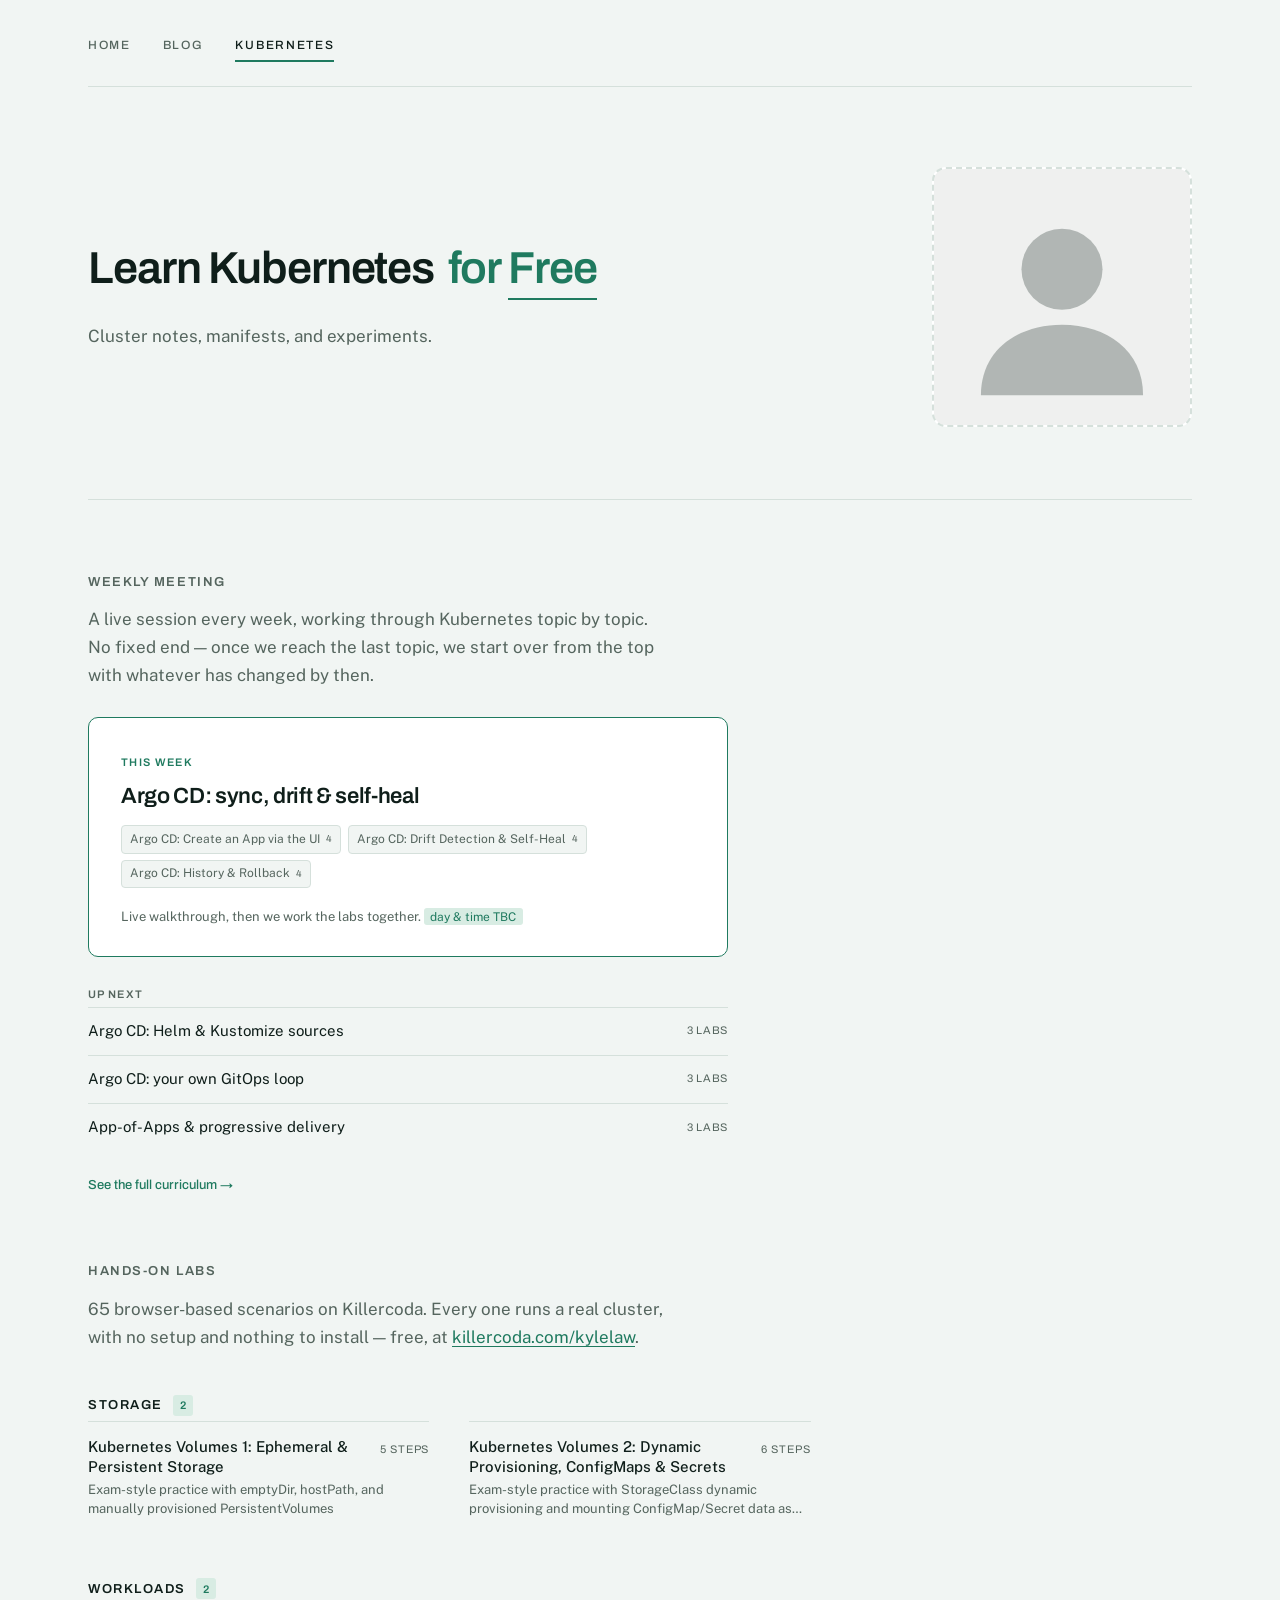
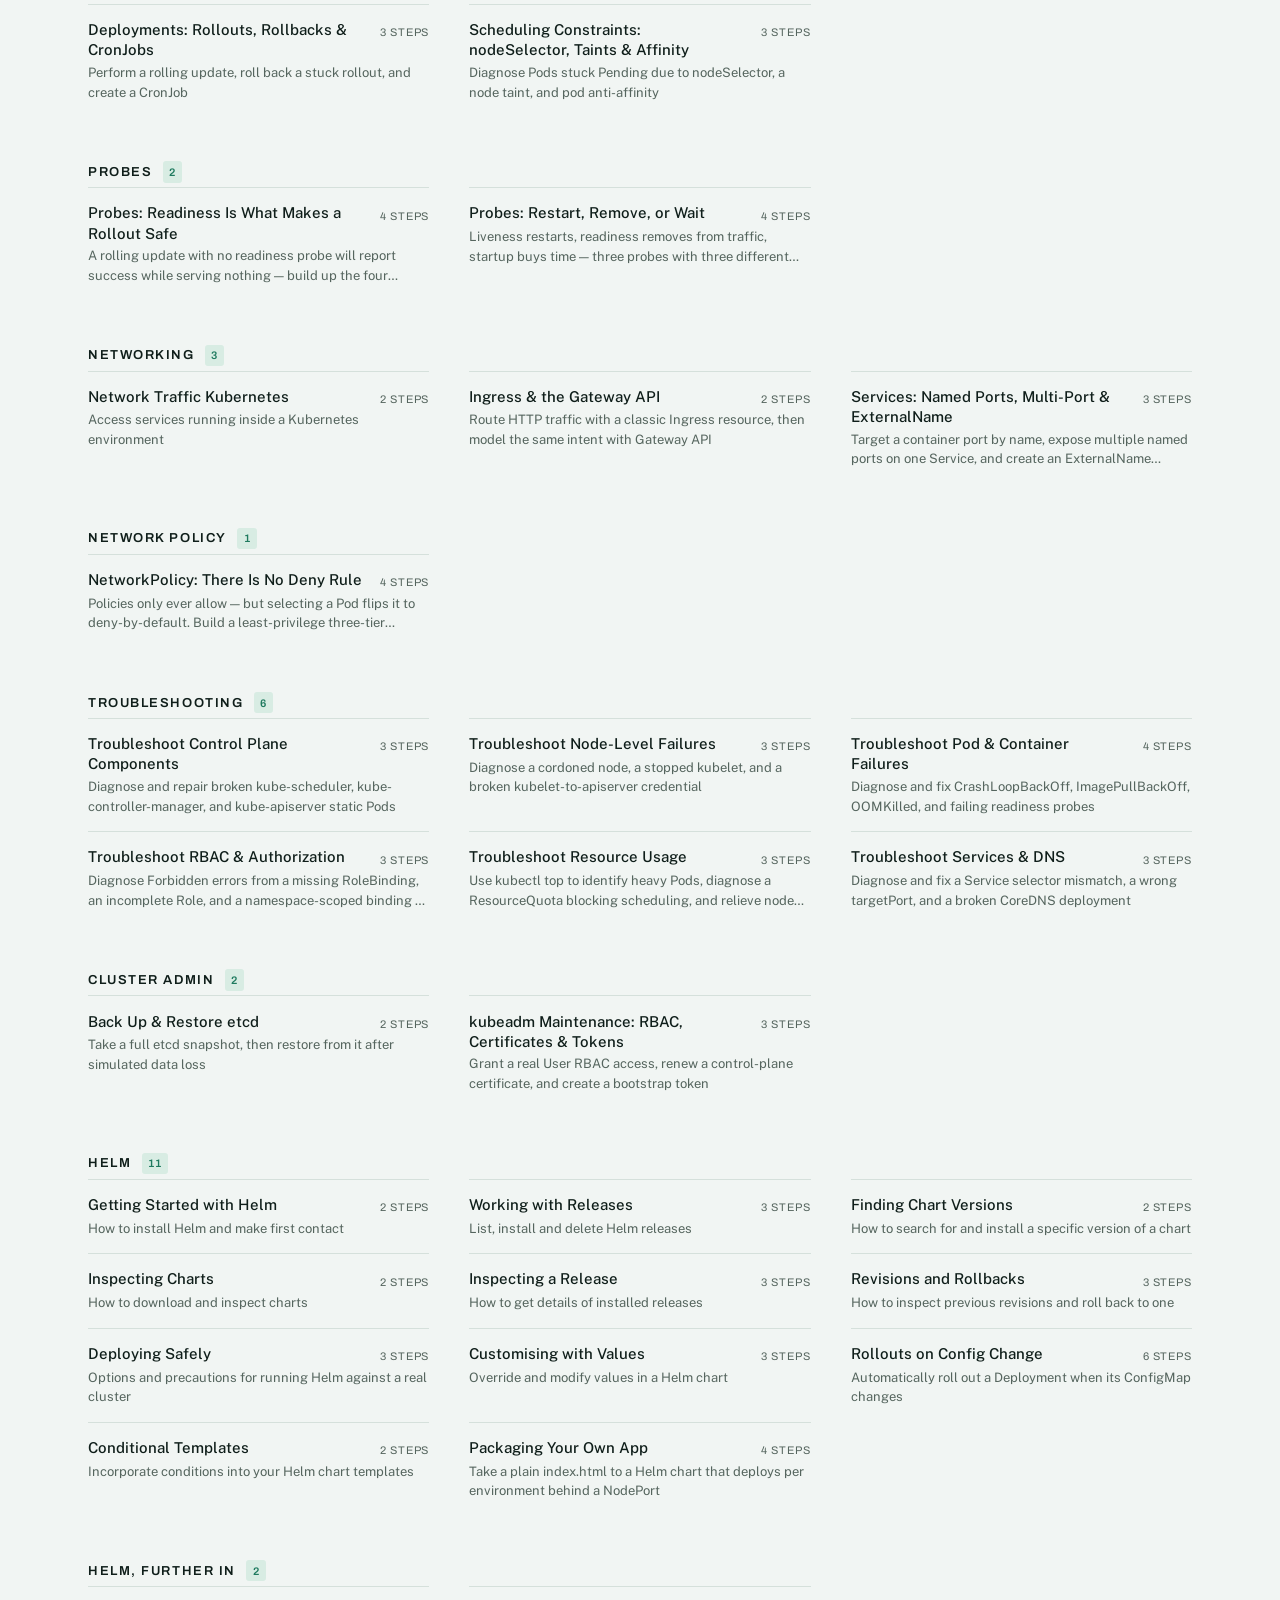
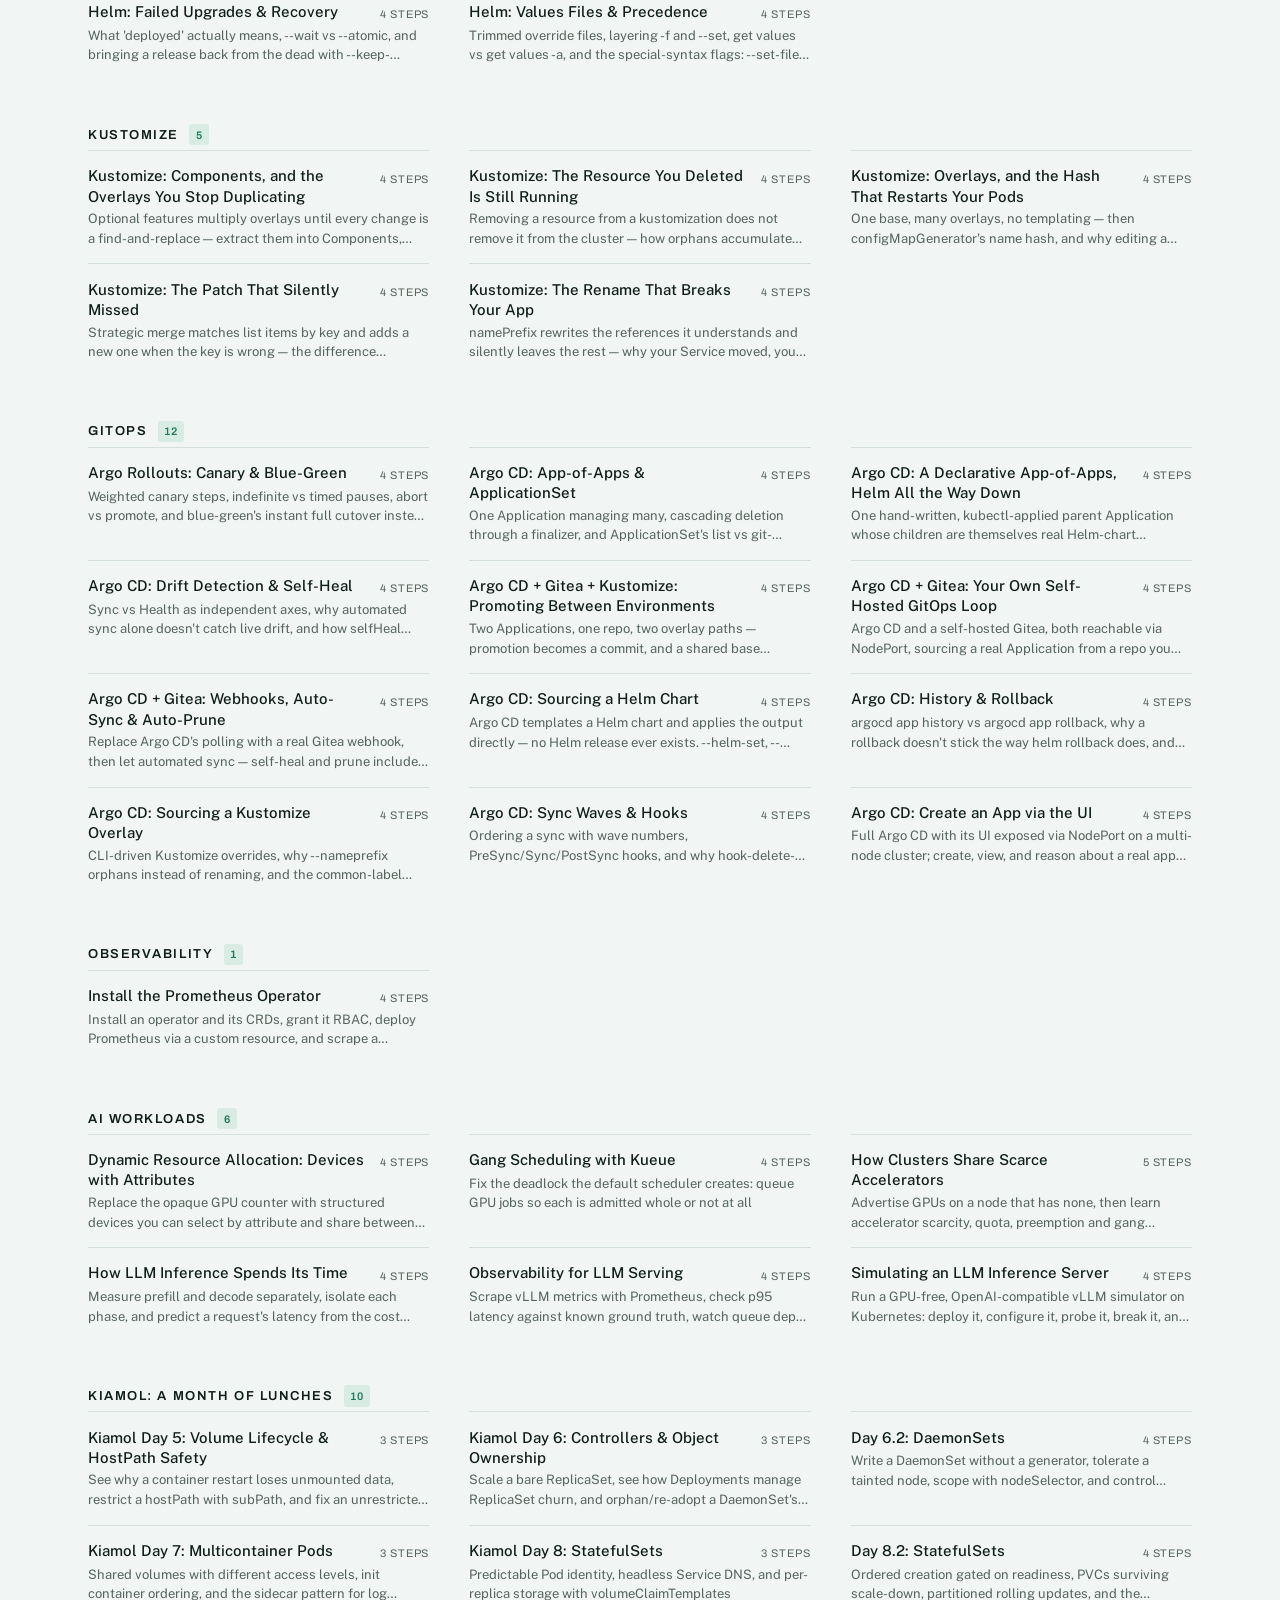
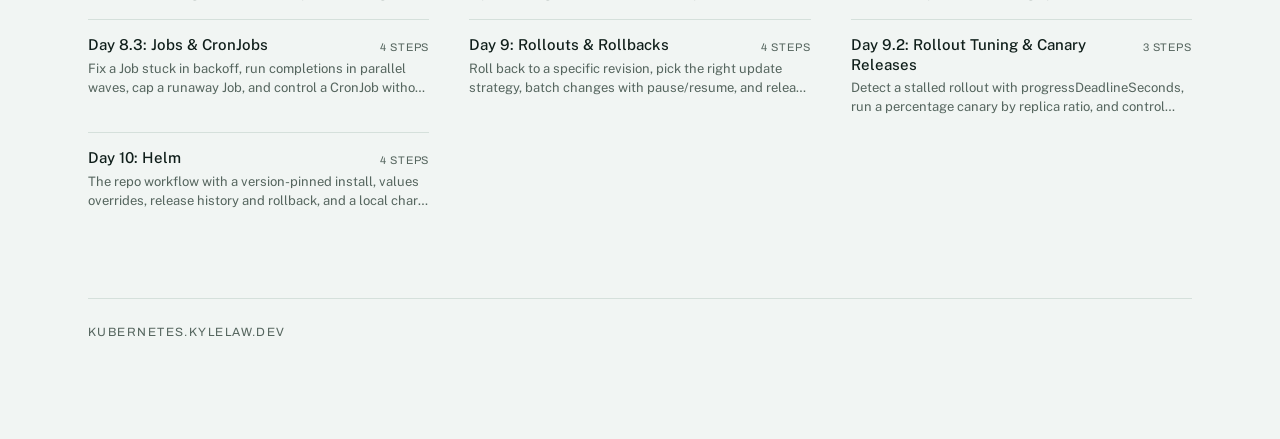
<file: index.html>
<!doctype html>
<html lang="en">
<head>
<meta charset="utf-8">
<meta name="viewport" content="width=device-width, initial-scale=1">
<title>Kubernetes — Kyle Law</title>
<meta name="description" content="Learn Kubernetes for free — hands-on labs, live Q&A and a weekly meeting with Kyle.">
<link rel="icon" href="/favicon.svg" type="image/svg+xml">
<link rel="canonical" href="https://kubernetes.kylelaw.dev/">
<link rel="preconnect" href="https://fonts.googleapis.com">
<link rel="preconnect" href="https://fonts.gstatic.com" crossorigin>
<link rel="stylesheet" href="https://fonts.googleapis.com/css2?family=Archivo:wght@500;600;700&family=Public+Sans:wght@400;500&display=swap">
<link rel="stylesheet" href="/style.css">
</head>
<body>
<div class="wrap">

  <nav>
    <a href="https://kylelaw.dev/">home</a>
    <a href="https://blog.kylelaw.dev/">blog</a>
    <a href="https://kubernetes.kylelaw.dev/" aria-current="page">kubernetes</a>
  </nav>

  <div class="hero">
    <div class="hero-text">
      <h1 class="hero-title">
        <span>Learn Kubernetes</span><span class="rot" data-rot>for <span class="kw">Free</span></span>
      </h1>
      <p class="lede">Cluster notes, manifests, and experiments.</p>
    </div>

    <div class="hero-portrait">
      <img src="/portrait.svg" alt="Kyle Law" width="260" height="260">
    </div>
  </div>

  <!-- WEEKLY:START -->
  <section class="weekly" id="weekly">
    <h2>Weekly Meeting</h2>
    <p class="weekly-intro">A live session every week, working through Kubernetes topic by topic. No fixed end — once we reach the last topic, we start over from the top with whatever has changed by then.</p>

    <div class="spot-card" id="week-spotlight">
      <span class="spot-kicker">This week</span>
      <h3 class="spot-title">Volumes &amp; persistent storage</h3>
      <div class="chips"><a class="chip" href="https://killercoda.com/kylelaw/scenario/volumes-basics">Kubernetes Volumes 1: Ephemeral &amp; Persistent Storage<span class="st">5</span></a><a class="chip" href="https://killercoda.com/kylelaw/scenario/volumes-dynamic">Kubernetes Volumes 2: Dynamic Provisioning, ConfigMaps &amp; Secrets<span class="st">6</span></a></div>
      <p class="spot-meta">Live walkthrough, then we work the labs together. <span class="tbc">day &amp; time TBC</span></p>
    </div>

    <div class="upnext">
      <h4 class="upnext-h">Up next</h4>
      <div id="week-upnext">
          <div class="up-row"><span class="up-t">Deployments, rollouts &amp; scheduling</span><span class="up-n">2 labs</span></div>
          <div class="up-row"><span class="up-t">Probes, and what each one does</span><span class="up-n">2 labs</span></div>
          <div class="up-row"><span class="up-t">Services, Ingress &amp; Gateway API</span><span class="up-n">3 labs</span></div>
      </div>
    </div>

    <a class="see-plan" href="/plan/">See the full curriculum &rarr;</a>
  </section>

  <script type="application/json" id="weekly-plan-data">[{"title":"Volumes & persistent storage","labs":[{"leaf":"volumes-basics","title":"Kubernetes Volumes 1: Ephemeral & Persistent Storage","steps":5},{"leaf":"volumes-dynamic","title":"Kubernetes Volumes 2: Dynamic Provisioning, ConfigMaps & Secrets","steps":6}]},{"title":"Deployments, rollouts & scheduling","labs":[{"leaf":"deployments-and-jobs","title":"Deployments: Rollouts, Rollbacks & CronJobs","steps":3},{"leaf":"scheduling-constraints","title":"Scheduling Constraints: nodeSelector, Taints & Affinity","steps":3}]},{"title":"Probes, and what each one does","labs":[{"leaf":"readiness-and-safe-rollouts","title":"Probes: Readiness Is What Makes a Rollout Safe","steps":4},{"leaf":"restart-remove-or-wait","title":"Probes: Restart, Remove, or Wait","steps":4}]},{"title":"Services, Ingress & Gateway API","labs":[{"leaf":"multi-port-services","title":"Services: Named Ports, Multi-Port & ExternalName","steps":3},{"leaf":"ingress-and-gateway-api","title":"Ingress & the Gateway API","steps":2},{"leaf":"network-traffic-kubernetes","title":"Network Traffic Kubernetes","steps":2}]},{"title":"NetworkPolicy: there is no deny","labs":[{"leaf":"allow-only-and-default-deny","title":"NetworkPolicy: There Is No Deny Rule","steps":4}]},{"title":"Triage: pods, services & DNS","labs":[{"leaf":"pod-failures","title":"Troubleshoot Pod & Container Failures","steps":4},{"leaf":"services-dns","title":"Troubleshoot Services & DNS","steps":3},{"leaf":"resource-monitoring","title":"Troubleshoot Resource Usage","steps":3}]},{"title":"Triage: control plane, nodes, RBAC","labs":[{"leaf":"control-plane","title":"Troubleshoot Control Plane Components","steps":3},{"leaf":"node-level","title":"Troubleshoot Node-Level Failures","steps":3},{"leaf":"rbac-auth","title":"Troubleshoot RBAC & Authorization","steps":3}]},{"title":"etcd & kubeadm maintenance","labs":[{"leaf":"etcd-backup-restore","title":"Back Up & Restore etcd","steps":2},{"leaf":"kubeadm-maintenance","title":"kubeadm Maintenance: RBAC, Certificates & Tokens","steps":3}]},{"title":"Helm: releases & chart versions","labs":[{"leaf":"getting-started","title":"Getting Started with Helm","steps":2},{"leaf":"release-basics","title":"Working with Releases","steps":3},{"leaf":"chart-versions","title":"Finding Chart Versions","steps":2},{"leaf":"inspect-charts","title":"Inspecting Charts","steps":2},{"leaf":"release-details","title":"Inspecting a Release","steps":3}]},{"title":"Helm: values, templates, packaging","labs":[{"leaf":"values-and-overrides","title":"Customising with Values","steps":3},{"leaf":"config-driven-rollouts","title":"Rollouts on Config Change","steps":6},{"leaf":"template-conditionals","title":"Conditional Templates","steps":2},{"leaf":"package-your-app","title":"Packaging Your Own App","steps":4}]},{"title":"Helm: rollbacks & safe deploys","labs":[{"leaf":"revisions-and-rollbacks","title":"Revisions and Rollbacks","steps":3},{"leaf":"safe-deploys","title":"Deploying Safely","steps":3},{"leaf":"helm-failed-upgrades","title":"Helm: Failed Upgrades & Recovery","steps":4},{"leaf":"helm-values-precedence","title":"Helm: Values Files & Precedence","steps":4}]},{"title":"Kustomize: overlays & patches","labs":[{"leaf":"overlays-and-generated-config","title":"Kustomize: Overlays, and the Hash That Restarts Your Pods","steps":4},{"leaf":"patches-that-miss","title":"Kustomize: The Patch That Silently Missed","steps":4},{"leaf":"renames-and-references","title":"Kustomize: The Rename That Breaks Your App","steps":4},{"leaf":"components-and-duplication","title":"Kustomize: Components, and the Overlays You Stop Duplicating","steps":4},{"leaf":"orphans-and-pruning","title":"Kustomize: The Resource You Deleted Is Still Running","steps":4}]},{"title":"Argo CD: sync, drift & self-heal","labs":[{"leaf":"argocd-ui-solar-system","title":"Argo CD: Create an App via the UI","steps":4},{"leaf":"argocd-drift-and-selfheal","title":"Argo CD: Drift Detection & Self-Heal","steps":4},{"leaf":"argocd-history-and-rollback","title":"Argo CD: History & Rollback","steps":4}]},{"title":"Argo CD: Helm & Kustomize sources","labs":[{"leaf":"argocd-helm","title":"Argo CD: Sourcing a Helm Chart","steps":4},{"leaf":"argocd-kustomize","title":"Argo CD: Sourcing a Kustomize Overlay","steps":4},{"leaf":"argocd-sync-waves-and-hooks","title":"Argo CD: Sync Waves & Hooks","steps":4}]},{"title":"Argo CD: your own GitOps loop","labs":[{"leaf":"argocd-gitea-solar-system","title":"Argo CD + Gitea: Your Own Self-Hosted GitOps Loop","steps":4},{"leaf":"argocd-gitea-webhook-autosync","title":"Argo CD + Gitea: Webhooks, Auto-Sync & Auto-Prune","steps":4},{"leaf":"argocd-gitea-kustomize-promotion","title":"Argo CD + Gitea + Kustomize: Promoting Between Environments","steps":4}]},{"title":"App-of-Apps & progressive delivery","labs":[{"leaf":"argocd-app-of-apps","title":"Argo CD: App-of-Apps & ApplicationSet","steps":4},{"leaf":"argocd-declarative-app-of-apps","title":"Argo CD: A Declarative App-of-Apps, Helm All the Way Down","steps":4},{"leaf":"argo-rollouts-canary-and-bluegreen","title":"Argo Rollouts: Canary & Blue-Green","steps":4}]},{"title":"Observability: operator pattern","labs":[{"leaf":"prometheus-operator","title":"Install the Prometheus Operator","steps":4}]},{"title":"Sharing GPUs: scheduling & queueing","labs":[{"leaf":"gpu-scheduling","title":"How Clusters Share Scarce Accelerators","steps":5},{"leaf":"dra-devices","title":"Dynamic Resource Allocation: Devices with Attributes","steps":4},{"leaf":"gang-scheduling","title":"Gang Scheduling with Kueue","steps":4}]},{"title":"LLM inference on Kubernetes","labs":[{"leaf":"inference-sim","title":"Simulating an LLM Inference Server","steps":4},{"leaf":"inference-latency","title":"How LLM Inference Spends Its Time","steps":4},{"leaf":"inference-observability","title":"Observability for LLM Serving","steps":4}]}]</script>
  <!-- WEEKLY:END -->

  <!-- LABS:START -->
  <section class="labs" id="labs">
    <h2>Hands-on Labs</h2>
    <p class="labs-intro">65 browser-based scenarios on Killercoda. Every one runs a real cluster, with no setup and nothing to install — free, at <a href="https://killercoda.com/kylelaw">killercoda.com/kylelaw</a>.</p>
    <div class="lab-group">
      <h3 class="lab-group-title">Storage<span class="lab-count">2</span></h3>
      <ul class="lab-list">
        <li>
          <a href="https://killercoda.com/kylelaw/scenario/volumes-basics">
            <span class="lab-title">Kubernetes Volumes 1: Ephemeral &amp; Persistent Storage</span>
            <span class="lab-steps">5 steps</span>
            <span class="lab-desc">Exam-style practice with emptyDir, hostPath, and manually provisioned PersistentVolumes</span>
          </a>
        </li>
        <li>
          <a href="https://killercoda.com/kylelaw/scenario/volumes-dynamic">
            <span class="lab-title">Kubernetes Volumes 2: Dynamic Provisioning, ConfigMaps &amp; Secrets</span>
            <span class="lab-steps">6 steps</span>
            <span class="lab-desc">Exam-style practice with StorageClass dynamic provisioning and mounting ConfigMap/Secret data as files</span>
          </a>
        </li>
      </ul>
    </div>
    <div class="lab-group">
      <h3 class="lab-group-title">Workloads<span class="lab-count">2</span></h3>
      <ul class="lab-list">
        <li>
          <a href="https://killercoda.com/kylelaw/scenario/deployments-and-jobs">
            <span class="lab-title">Deployments: Rollouts, Rollbacks &amp; CronJobs</span>
            <span class="lab-steps">3 steps</span>
            <span class="lab-desc">Perform a rolling update, roll back a stuck rollout, and create a CronJob</span>
          </a>
        </li>
        <li>
          <a href="https://killercoda.com/kylelaw/scenario/scheduling-constraints">
            <span class="lab-title">Scheduling Constraints: nodeSelector, Taints &amp; Affinity</span>
            <span class="lab-steps">3 steps</span>
            <span class="lab-desc">Diagnose Pods stuck Pending due to nodeSelector, a node taint, and pod anti-affinity</span>
          </a>
        </li>
      </ul>
    </div>
    <div class="lab-group">
      <h3 class="lab-group-title">Probes<span class="lab-count">2</span></h3>
      <ul class="lab-list">
        <li>
          <a href="https://killercoda.com/kylelaw/scenario/readiness-and-safe-rollouts">
            <span class="lab-title">Probes: Readiness Is What Makes a Rollout Safe</span>
            <span class="lab-steps">4 steps</span>
            <span class="lab-desc">A rolling update with no readiness probe will report success while serving nothing — build up the four settings that turn a bad deploy into a contained, non-zero-exit failure</span>
          </a>
        </li>
        <li>
          <a href="https://killercoda.com/kylelaw/scenario/restart-remove-or-wait">
            <span class="lab-title">Probes: Restart, Remove, or Wait</span>
            <span class="lab-steps">4 steps</span>
            <span class="lab-desc">Liveness restarts, readiness removes from traffic, startup buys time — three probes with three different powers, and the outages you get from confusing them</span>
          </a>
        </li>
      </ul>
    </div>
    <div class="lab-group">
      <h3 class="lab-group-title">Networking<span class="lab-count">3</span></h3>
      <ul class="lab-list">
        <li>
          <a href="https://killercoda.com/kylelaw/scenario/network-traffic-kubernetes">
            <span class="lab-title">Network Traffic Kubernetes</span>
            <span class="lab-steps">2 steps</span>
            <span class="lab-desc">Access services running inside a Kubernetes environment</span>
          </a>
        </li>
        <li>
          <a href="https://killercoda.com/kylelaw/scenario/ingress-and-gateway-api">
            <span class="lab-title">Ingress &amp; the Gateway API</span>
            <span class="lab-steps">2 steps</span>
            <span class="lab-desc">Route HTTP traffic with a classic Ingress resource, then model the same intent with Gateway API</span>
          </a>
        </li>
        <li>
          <a href="https://killercoda.com/kylelaw/scenario/multi-port-services">
            <span class="lab-title">Services: Named Ports, Multi-Port &amp; ExternalName</span>
            <span class="lab-steps">3 steps</span>
            <span class="lab-desc">Target a container port by name, expose multiple named ports on one Service, and create an ExternalName Service</span>
          </a>
        </li>
      </ul>
    </div>
    <div class="lab-group">
      <h3 class="lab-group-title">Network Policy<span class="lab-count">1</span></h3>
      <ul class="lab-list">
        <li>
          <a href="https://killercoda.com/kylelaw/scenario/allow-only-and-default-deny">
            <span class="lab-title">NetworkPolicy: There Is No Deny Rule</span>
            <span class="lab-steps">4 steps</span>
            <span class="lab-desc">Policies only ever allow — but selecting a Pod flips it to deny-by-default. Build a least-privilege three-tier namespace and watch a connectivity matrix close, one policy at a time</span>
          </a>
        </li>
      </ul>
    </div>
    <div class="lab-group">
      <h3 class="lab-group-title">Troubleshooting<span class="lab-count">6</span></h3>
      <ul class="lab-list">
        <li>
          <a href="https://killercoda.com/kylelaw/scenario/control-plane">
            <span class="lab-title">Troubleshoot Control Plane Components</span>
            <span class="lab-steps">3 steps</span>
            <span class="lab-desc">Diagnose and repair broken kube-scheduler, kube-controller-manager, and kube-apiserver static Pods</span>
          </a>
        </li>
        <li>
          <a href="https://killercoda.com/kylelaw/scenario/node-level">
            <span class="lab-title">Troubleshoot Node-Level Failures</span>
            <span class="lab-steps">3 steps</span>
            <span class="lab-desc">Diagnose a cordoned node, a stopped kubelet, and a broken kubelet-to-apiserver credential</span>
          </a>
        </li>
        <li>
          <a href="https://killercoda.com/kylelaw/scenario/pod-failures">
            <span class="lab-title">Troubleshoot Pod &amp; Container Failures</span>
            <span class="lab-steps">4 steps</span>
            <span class="lab-desc">Diagnose and fix CrashLoopBackOff, ImagePullBackOff, OOMKilled, and failing readiness probes</span>
          </a>
        </li>
        <li>
          <a href="https://killercoda.com/kylelaw/scenario/rbac-auth">
            <span class="lab-title">Troubleshoot RBAC &amp; Authorization</span>
            <span class="lab-steps">3 steps</span>
            <span class="lab-desc">Diagnose Forbidden errors from a missing RoleBinding, an incomplete Role, and a namespace-scoped binding to a cluster-scoped resource</span>
          </a>
        </li>
        <li>
          <a href="https://killercoda.com/kylelaw/scenario/resource-monitoring">
            <span class="lab-title">Troubleshoot Resource Usage</span>
            <span class="lab-steps">3 steps</span>
            <span class="lab-desc">Use kubectl top to identify heavy Pods, diagnose a ResourceQuota blocking scheduling, and relieve node memory pressure</span>
          </a>
        </li>
        <li>
          <a href="https://killercoda.com/kylelaw/scenario/services-dns">
            <span class="lab-title">Troubleshoot Services &amp; DNS</span>
            <span class="lab-steps">3 steps</span>
            <span class="lab-desc">Diagnose and fix a Service selector mismatch, a wrong targetPort, and a broken CoreDNS deployment</span>
          </a>
        </li>
      </ul>
    </div>
    <div class="lab-group">
      <h3 class="lab-group-title">Cluster Admin<span class="lab-count">2</span></h3>
      <ul class="lab-list">
        <li>
          <a href="https://killercoda.com/kylelaw/scenario/etcd-backup-restore">
            <span class="lab-title">Back Up &amp; Restore etcd</span>
            <span class="lab-steps">2 steps</span>
            <span class="lab-desc">Take a full etcd snapshot, then restore from it after simulated data loss</span>
          </a>
        </li>
        <li>
          <a href="https://killercoda.com/kylelaw/scenario/kubeadm-maintenance">
            <span class="lab-title">kubeadm Maintenance: RBAC, Certificates &amp; Tokens</span>
            <span class="lab-steps">3 steps</span>
            <span class="lab-desc">Grant a real User RBAC access, renew a control-plane certificate, and create a bootstrap token</span>
          </a>
        </li>
      </ul>
    </div>
    <div class="lab-group">
      <h3 class="lab-group-title">Helm<span class="lab-count">11</span></h3>
      <ul class="lab-list">
        <li>
          <a href="https://killercoda.com/kylelaw/scenario/getting-started">
            <span class="lab-title">Getting Started with Helm</span>
            <span class="lab-steps">2 steps</span>
            <span class="lab-desc">How to install Helm and make first contact</span>
          </a>
        </li>
        <li>
          <a href="https://killercoda.com/kylelaw/scenario/release-basics">
            <span class="lab-title">Working with Releases</span>
            <span class="lab-steps">3 steps</span>
            <span class="lab-desc">List, install and delete Helm releases</span>
          </a>
        </li>
        <li>
          <a href="https://killercoda.com/kylelaw/scenario/chart-versions">
            <span class="lab-title">Finding Chart Versions</span>
            <span class="lab-steps">2 steps</span>
            <span class="lab-desc">How to search for and install a specific version of a chart</span>
          </a>
        </li>
        <li>
          <a href="https://killercoda.com/kylelaw/scenario/inspect-charts">
            <span class="lab-title">Inspecting Charts</span>
            <span class="lab-steps">2 steps</span>
            <span class="lab-desc">How to download and inspect charts</span>
          </a>
        </li>
        <li>
          <a href="https://killercoda.com/kylelaw/scenario/release-details">
            <span class="lab-title">Inspecting a Release</span>
            <span class="lab-steps">3 steps</span>
            <span class="lab-desc">How to get details of installed releases</span>
          </a>
        </li>
        <li>
          <a href="https://killercoda.com/kylelaw/scenario/revisions-and-rollbacks">
            <span class="lab-title">Revisions and Rollbacks</span>
            <span class="lab-steps">3 steps</span>
            <span class="lab-desc">How to inspect previous revisions and roll back to one</span>
          </a>
        </li>
        <li>
          <a href="https://killercoda.com/kylelaw/scenario/safe-deploys">
            <span class="lab-title">Deploying Safely</span>
            <span class="lab-steps">3 steps</span>
            <span class="lab-desc">Options and precautions for running Helm against a real cluster</span>
          </a>
        </li>
        <li>
          <a href="https://killercoda.com/kylelaw/scenario/values-and-overrides">
            <span class="lab-title">Customising with Values</span>
            <span class="lab-steps">3 steps</span>
            <span class="lab-desc">Override and modify values in a Helm chart</span>
          </a>
        </li>
        <li>
          <a href="https://killercoda.com/kylelaw/scenario/config-driven-rollouts">
            <span class="lab-title">Rollouts on Config Change</span>
            <span class="lab-steps">6 steps</span>
            <span class="lab-desc">Automatically roll out a Deployment when its ConfigMap changes</span>
          </a>
        </li>
        <li>
          <a href="https://killercoda.com/kylelaw/scenario/template-conditionals">
            <span class="lab-title">Conditional Templates</span>
            <span class="lab-steps">2 steps</span>
            <span class="lab-desc">Incorporate conditions into your Helm chart templates</span>
          </a>
        </li>
        <li>
          <a href="https://killercoda.com/kylelaw/scenario/package-your-app">
            <span class="lab-title">Packaging Your Own App</span>
            <span class="lab-steps">4 steps</span>
            <span class="lab-desc">Take a plain index.html to a Helm chart that deploys per environment behind a NodePort</span>
          </a>
        </li>
      </ul>
    </div>
    <div class="lab-group">
      <h3 class="lab-group-title">Helm, Further In<span class="lab-count">2</span></h3>
      <ul class="lab-list">
        <li>
          <a href="https://killercoda.com/kylelaw/scenario/helm-failed-upgrades">
            <span class="lab-title">Helm: Failed Upgrades &amp; Recovery</span>
            <span class="lab-steps">4 steps</span>
            <span class="lab-desc">What &#x27;deployed&#x27; actually means, --wait vs --atomic, and bringing a release back from the dead with --keep-history</span>
          </a>
        </li>
        <li>
          <a href="https://killercoda.com/kylelaw/scenario/helm-values-precedence">
            <span class="lab-title">Helm: Values Files &amp; Precedence</span>
            <span class="lab-steps">4 steps</span>
            <span class="lab-desc">Trimmed override files, layering -f and --set, get values vs get values -a, and the special-syntax flags: --set-file, --set-string, list indices</span>
          </a>
        </li>
      </ul>
    </div>
    <div class="lab-group">
      <h3 class="lab-group-title">Kustomize<span class="lab-count">5</span></h3>
      <ul class="lab-list">
        <li>
          <a href="https://killercoda.com/kylelaw/scenario/components-and-duplication">
            <span class="lab-title">Kustomize: Components, and the Overlays You Stop Duplicating</span>
            <span class="lab-steps">4 steps</span>
            <span class="lab-desc">Optional features multiply overlays until every change is a find-and-replace — extract them into Components, then learn the ordering rule nobody warns you about</span>
          </a>
        </li>
        <li>
          <a href="https://killercoda.com/kylelaw/scenario/orphans-and-pruning">
            <span class="lab-title">Kustomize: The Resource You Deleted Is Still Running</span>
            <span class="lab-steps">4 steps</span>
            <span class="lab-desc">Removing a resource from a kustomization does not remove it from the cluster — how orphans accumulate invisibly, how to find them, and why --prune&#x27;s label selector is a blast radius</span>
          </a>
        </li>
        <li>
          <a href="https://killercoda.com/kylelaw/scenario/overlays-and-generated-config">
            <span class="lab-title">Kustomize: Overlays, and the Hash That Restarts Your Pods</span>
            <span class="lab-steps">4 steps</span>
            <span class="lab-desc">One base, many overlays, no templating — then configMapGenerator&#x27;s name hash, and why editing a ConfigMap in place leaves your Pods silently running the old value</span>
          </a>
        </li>
        <li>
          <a href="https://killercoda.com/kylelaw/scenario/patches-that-miss">
            <span class="lab-title">Kustomize: The Patch That Silently Missed</span>
            <span class="lab-steps">4 steps</span>
            <span class="lab-desc">Strategic merge matches list items by key and adds a new one when the key is wrong — the difference between a forgiving patch and a strict one, and when to reach for JSON 6902</span>
          </a>
        </li>
        <li>
          <a href="https://killercoda.com/kylelaw/scenario/renames-and-references">
            <span class="lab-title">Kustomize: The Rename That Breaks Your App</span>
            <span class="lab-steps">4 steps</span>
            <span class="lab-desc">namePrefix rewrites the references it understands and silently leaves the rest — why your Service moved, your app didn&#x27;t follow, and why vars won&#x27;t save you</span>
          </a>
        </li>
      </ul>
    </div>
    <div class="lab-group">
      <h3 class="lab-group-title">GitOps<span class="lab-count">12</span></h3>
      <ul class="lab-list">
        <li>
          <a href="https://killercoda.com/kylelaw/scenario/argo-rollouts-canary-and-bluegreen">
            <span class="lab-title">Argo Rollouts: Canary &amp; Blue-Green</span>
            <span class="lab-steps">4 steps</span>
            <span class="lab-desc">Weighted canary steps, indefinite vs timed pauses, abort vs promote, and blue-green&#x27;s instant full cutover instead of a gradual shift</span>
          </a>
        </li>
        <li>
          <a href="https://killercoda.com/kylelaw/scenario/argocd-app-of-apps">
            <span class="lab-title">Argo CD: App-of-Apps &amp; ApplicationSet</span>
            <span class="lab-steps">4 steps</span>
            <span class="lab-desc">One Application managing many, cascading deletion through a finalizer, and ApplicationSet&#x27;s list vs git-directory generators</span>
          </a>
        </li>
        <li>
          <a href="https://killercoda.com/kylelaw/scenario/argocd-declarative-app-of-apps">
            <span class="lab-title">Argo CD: A Declarative App-of-Apps, Helm All the Way Down</span>
            <span class="lab-steps">4 steps</span>
            <span class="lab-desc">One hand-written, kubectl-applied parent Application whose children are themselves real Helm-chart deployments, one per environment, values and all</span>
          </a>
        </li>
        <li>
          <a href="https://killercoda.com/kylelaw/scenario/argocd-drift-and-selfheal">
            <span class="lab-title">Argo CD: Drift Detection &amp; Self-Heal</span>
            <span class="lab-steps">4 steps</span>
            <span class="lab-desc">Sync vs Health as independent axes, why automated sync alone doesn&#x27;t catch live drift, and how selfHeal closes that gap</span>
          </a>
        </li>
        <li>
          <a href="https://killercoda.com/kylelaw/scenario/argocd-gitea-kustomize-promotion">
            <span class="lab-title">Argo CD + Gitea + Kustomize: Promoting Between Environments</span>
            <span class="lab-steps">4 steps</span>
            <span class="lab-desc">Two Applications, one repo, two overlay paths — promotion becomes a commit, and a shared base becomes a change to every environment at once</span>
          </a>
        </li>
        <li>
          <a href="https://killercoda.com/kylelaw/scenario/argocd-gitea-solar-system">
            <span class="lab-title">Argo CD + Gitea: Your Own Self-Hosted GitOps Loop</span>
            <span class="lab-steps">4 steps</span>
            <span class="lab-desc">Argo CD and a self-hosted Gitea, both reachable via NodePort, sourcing a real Application from a repo you create and push to yourself</span>
          </a>
        </li>
        <li>
          <a href="https://killercoda.com/kylelaw/scenario/argocd-gitea-webhook-autosync">
            <span class="lab-title">Argo CD + Gitea: Webhooks, Auto-Sync &amp; Auto-Prune</span>
            <span class="lab-steps">4 steps</span>
            <span class="lab-desc">Replace Argo CD&#x27;s polling with a real Gitea webhook, then let automated sync — self-heal and prune included — do the rest without a human ever clicking Sync</span>
          </a>
        </li>
        <li>
          <a href="https://killercoda.com/kylelaw/scenario/argocd-helm">
            <span class="lab-title">Argo CD: Sourcing a Helm Chart</span>
            <span class="lab-steps">4 steps</span>
            <span class="lab-desc">Argo CD templates a Helm chart and applies the output directly — no Helm release ever exists. --helm-set, --values-literal-file, and --values, and when each one actually works</span>
          </a>
        </li>
        <li>
          <a href="https://killercoda.com/kylelaw/scenario/argocd-history-and-rollback">
            <span class="lab-title">Argo CD: History &amp; Rollback</span>
            <span class="lab-steps">4 steps</span>
            <span class="lab-desc">argocd app history vs argocd app rollback, why a rollback doesn&#x27;t stick the way helm rollback does, and how to make it stick</span>
          </a>
        </li>
        <li>
          <a href="https://killercoda.com/kylelaw/scenario/argocd-kustomize">
            <span class="lab-title">Argo CD: Sourcing a Kustomize Overlay</span>
            <span class="lab-steps">4 steps</span>
            <span class="lab-desc">CLI-driven Kustomize overrides, why --nameprefix orphans instead of renaming, and the common-label override that breaks a sync outright</span>
          </a>
        </li>
        <li>
          <a href="https://killercoda.com/kylelaw/scenario/argocd-sync-waves-and-hooks">
            <span class="lab-title">Argo CD: Sync Waves &amp; Hooks</span>
            <span class="lab-steps">4 steps</span>
            <span class="lab-desc">Ordering a sync with wave numbers, PreSync/Sync/PostSync hooks, and why hook-delete-policy matters more than it looks</span>
          </a>
        </li>
        <li>
          <a href="https://killercoda.com/kylelaw/scenario/argocd-ui-solar-system">
            <span class="lab-title">Argo CD: Create an App via the UI</span>
            <span class="lab-steps">4 steps</span>
            <span class="lab-desc">Full Argo CD with its UI exposed via NodePort on a multi-node cluster; create, view, and reason about a real app through the browser instead of the CLI</span>
          </a>
        </li>
      </ul>
    </div>
    <div class="lab-group">
      <h3 class="lab-group-title">Observability<span class="lab-count">1</span></h3>
      <ul class="lab-list">
        <li>
          <a href="https://killercoda.com/kylelaw/scenario/prometheus-operator">
            <span class="lab-title">Install the Prometheus Operator</span>
            <span class="lab-steps">4 steps</span>
            <span class="lab-desc">Install an operator and its CRDs, grant it RBAC, deploy Prometheus via a custom resource, and scrape a workload with a ServiceMonitor</span>
          </a>
        </li>
      </ul>
    </div>
    <div class="lab-group">
      <h3 class="lab-group-title">AI Workloads<span class="lab-count">6</span></h3>
      <ul class="lab-list">
        <li>
          <a href="https://killercoda.com/kylelaw/scenario/dra-devices">
            <span class="lab-title">Dynamic Resource Allocation: Devices with Attributes</span>
            <span class="lab-steps">4 steps</span>
            <span class="lab-desc">Replace the opaque GPU counter with structured devices you can select by attribute and share between Pods</span>
          </a>
        </li>
        <li>
          <a href="https://killercoda.com/kylelaw/scenario/gang-scheduling">
            <span class="lab-title">Gang Scheduling with Kueue</span>
            <span class="lab-steps">4 steps</span>
            <span class="lab-desc">Fix the deadlock the default scheduler creates: queue GPU jobs so each is admitted whole or not at all</span>
          </a>
        </li>
        <li>
          <a href="https://killercoda.com/kylelaw/scenario/gpu-scheduling">
            <span class="lab-title">How Clusters Share Scarce Accelerators</span>
            <span class="lab-steps">5 steps</span>
            <span class="lab-desc">Advertise GPUs on a node that has none, then learn accelerator scarcity, quota, preemption and gang deadlock exactly as a real GPU cluster behaves</span>
          </a>
        </li>
        <li>
          <a href="https://killercoda.com/kylelaw/scenario/inference-latency">
            <span class="lab-title">How LLM Inference Spends Its Time</span>
            <span class="lab-steps">4 steps</span>
            <span class="lab-desc">Measure prefill and decode separately, isolate each phase, and predict a request&#x27;s latency from the cost model</span>
          </a>
        </li>
        <li>
          <a href="https://killercoda.com/kylelaw/scenario/inference-observability">
            <span class="lab-title">Observability for LLM Serving</span>
            <span class="lab-steps">4 steps</span>
            <span class="lab-desc">Scrape vLLM metrics with Prometheus, check p95 latency against known ground truth, watch queue depth saturate, and test an alert without generating load</span>
          </a>
        </li>
        <li>
          <a href="https://killercoda.com/kylelaw/scenario/inference-sim">
            <span class="lab-title">Simulating an LLM Inference Server</span>
            <span class="lab-steps">4 steps</span>
            <span class="lab-desc">Run a GPU-free, OpenAI-compatible vLLM simulator on Kubernetes: deploy it, configure it, probe it, break it, and scrape its metrics</span>
          </a>
        </li>
      </ul>
    </div>
    <div class="lab-group">
      <h3 class="lab-group-title">Kiamol: A Month of Lunches<span class="lab-count">10</span></h3>
      <ul class="lab-list">
        <li>
          <a href="https://killercoda.com/kylelaw/scenario/day05-volume-lifecycle-and-safety">
            <span class="lab-title">Kiamol Day 5: Volume Lifecycle &amp; HostPath Safety</span>
            <span class="lab-steps">3 steps</span>
            <span class="lab-desc">See why a container restart loses unmounted data, restrict a hostPath with subPath, and fix an unrestricted hostPath mount</span>
          </a>
        </li>
        <li>
          <a href="https://killercoda.com/kylelaw/scenario/day06-controllers-and-ownership">
            <span class="lab-title">Kiamol Day 6: Controllers &amp; Object Ownership</span>
            <span class="lab-steps">3 steps</span>
            <span class="lab-desc">Scale a bare ReplicaSet, see how Deployments manage ReplicaSet churn, and orphan/re-adopt a DaemonSet&#x27;s Pod</span>
          </a>
        </li>
        <li>
          <a href="https://killercoda.com/kylelaw/scenario/day06.2-daemonsets">
            <span class="lab-title">Day 6.2: DaemonSets</span>
            <span class="lab-steps">4 steps</span>
            <span class="lab-desc">Write a DaemonSet without a generator, tolerate a tainted node, scope with nodeSelector, and control rollouts with OnDelete</span>
          </a>
        </li>
        <li>
          <a href="https://killercoda.com/kylelaw/scenario/day07-multicontainer-pods">
            <span class="lab-title">Kiamol Day 7: Multicontainer Pods</span>
            <span class="lab-steps">3 steps</span>
            <span class="lab-desc">Shared volumes with different access levels, init container ordering, and the sidecar pattern for log adaptation</span>
          </a>
        </li>
        <li>
          <a href="https://killercoda.com/kylelaw/scenario/day08-statefulsets">
            <span class="lab-title">Kiamol Day 8: StatefulSets</span>
            <span class="lab-steps">3 steps</span>
            <span class="lab-desc">Predictable Pod identity, headless Service DNS, and per-replica storage with volumeClaimTemplates</span>
          </a>
        </li>
        <li>
          <a href="https://killercoda.com/kylelaw/scenario/day08.2-statefulsets">
            <span class="lab-title">Day 8.2: StatefulSets</span>
            <span class="lab-steps">4 steps</span>
            <span class="lab-desc">Ordered creation gated on readiness, PVCs surviving scale-down, partitioned rolling updates, and the immutability wall</span>
          </a>
        </li>
        <li>
          <a href="https://killercoda.com/kylelaw/scenario/day08.3-jobs">
            <span class="lab-title">Day 8.3: Jobs &amp; CronJobs</span>
            <span class="lab-steps">4 steps</span>
            <span class="lab-desc">Fix a Job stuck in backoff, run completions in parallel waves, cap a runaway Job, and control a CronJob without deleting it</span>
          </a>
        </li>
        <li>
          <a href="https://killercoda.com/kylelaw/scenario/day09-rollouts-rollbacks">
            <span class="lab-title">Day 9: Rollouts &amp; Rollbacks</span>
            <span class="lab-steps">4 steps</span>
            <span class="lab-desc">Roll back to a specific revision, pick the right update strategy, batch changes with pause/resume, and release blue/green</span>
          </a>
        </li>
        <li>
          <a href="https://killercoda.com/kylelaw/scenario/day09.2-rollout-tuning">
            <span class="lab-title">Day 9.2: Rollout Tuning &amp; Canary Releases</span>
            <span class="lab-steps">3 steps</span>
            <span class="lab-desc">Detect a stalled rollout with progressDeadlineSeconds, run a percentage canary by replica ratio, and control rollback history with revisionHistoryLimit</span>
          </a>
        </li>
        <li>
          <a href="https://killercoda.com/kylelaw/scenario/day10-helm">
            <span class="lab-title">Day 10: Helm</span>
            <span class="lab-steps">4 steps</span>
            <span class="lab-desc">The repo workflow with a version-pinned install, values overrides, release history and rollback, and a local chart from scratch</span>
          </a>
        </li>
      </ul>
    </div>
  </section>
  <!-- LABS:END -->


  <footer>kubernetes.kylelaw.dev</footer>

</div>
<script src="/headline.js" defer></script>
<script src="/weekly-plan.js" defer></script>
</body>
</html>
</file>
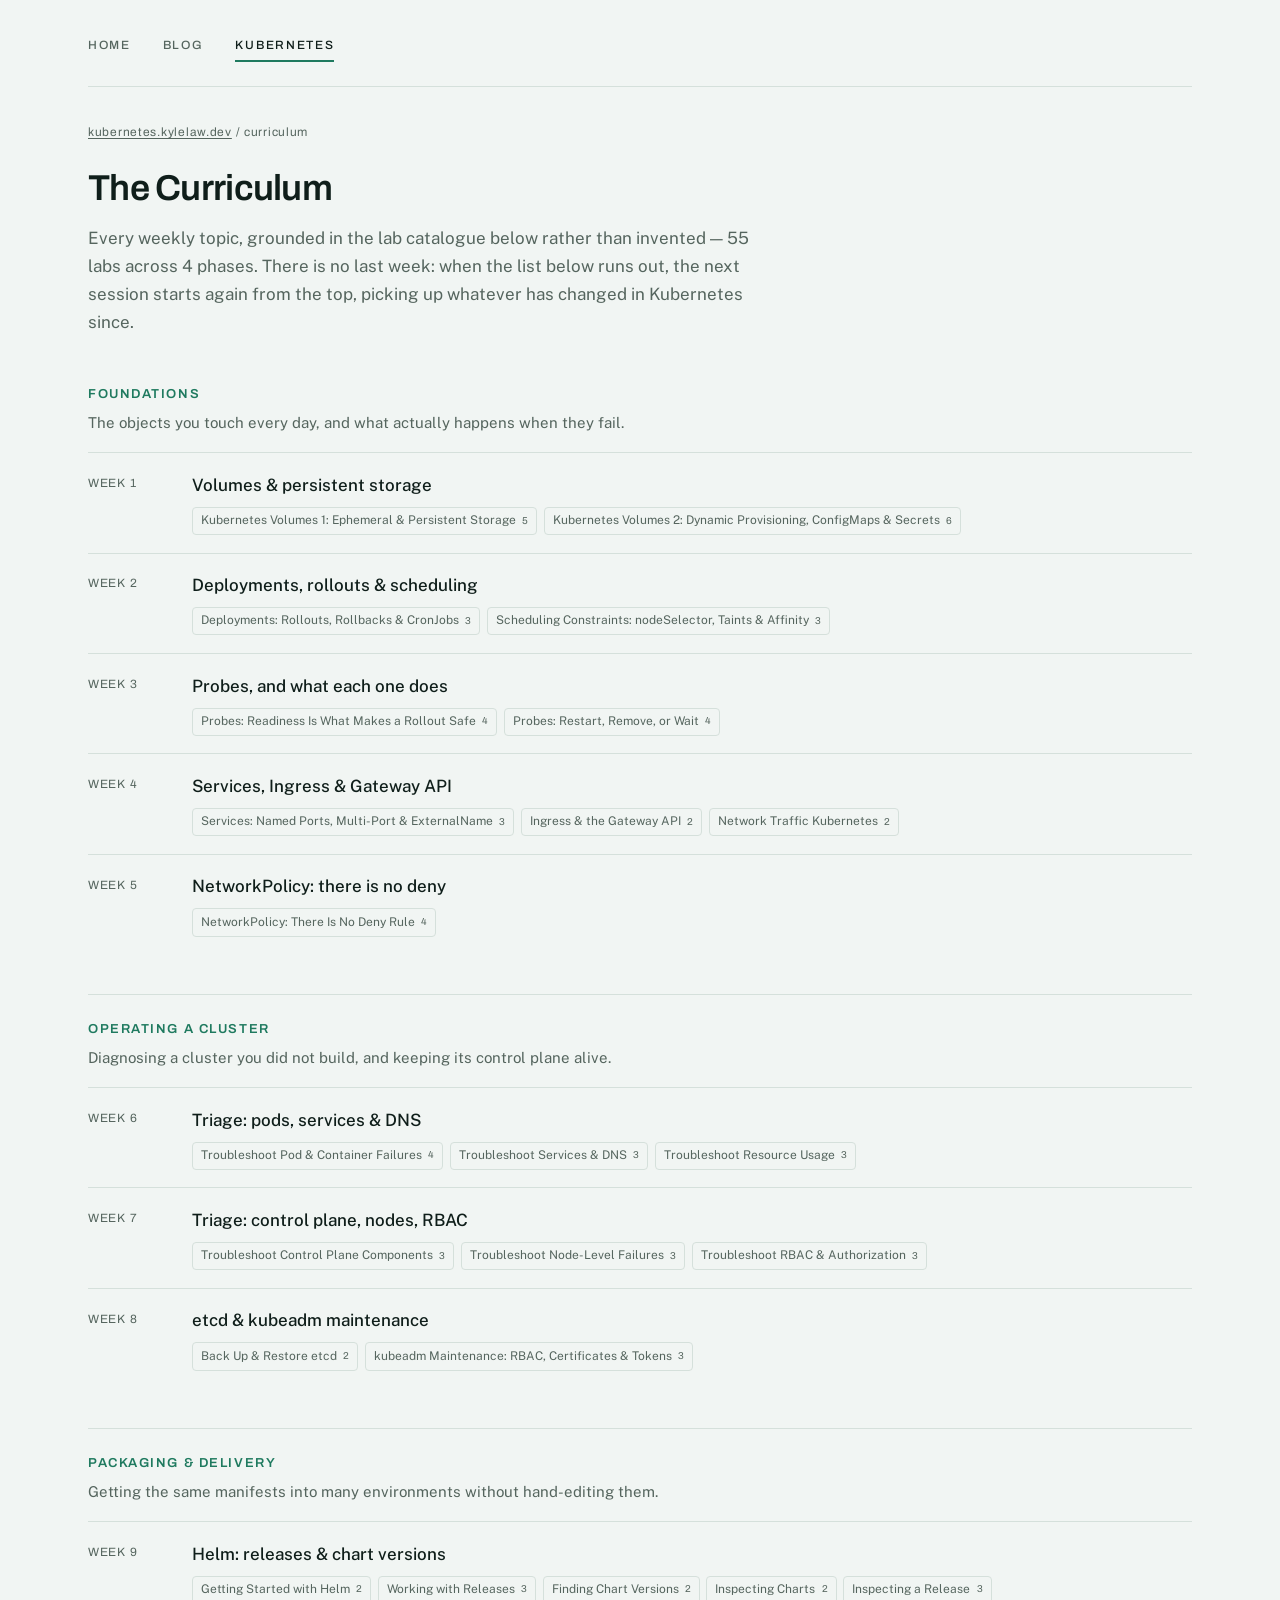
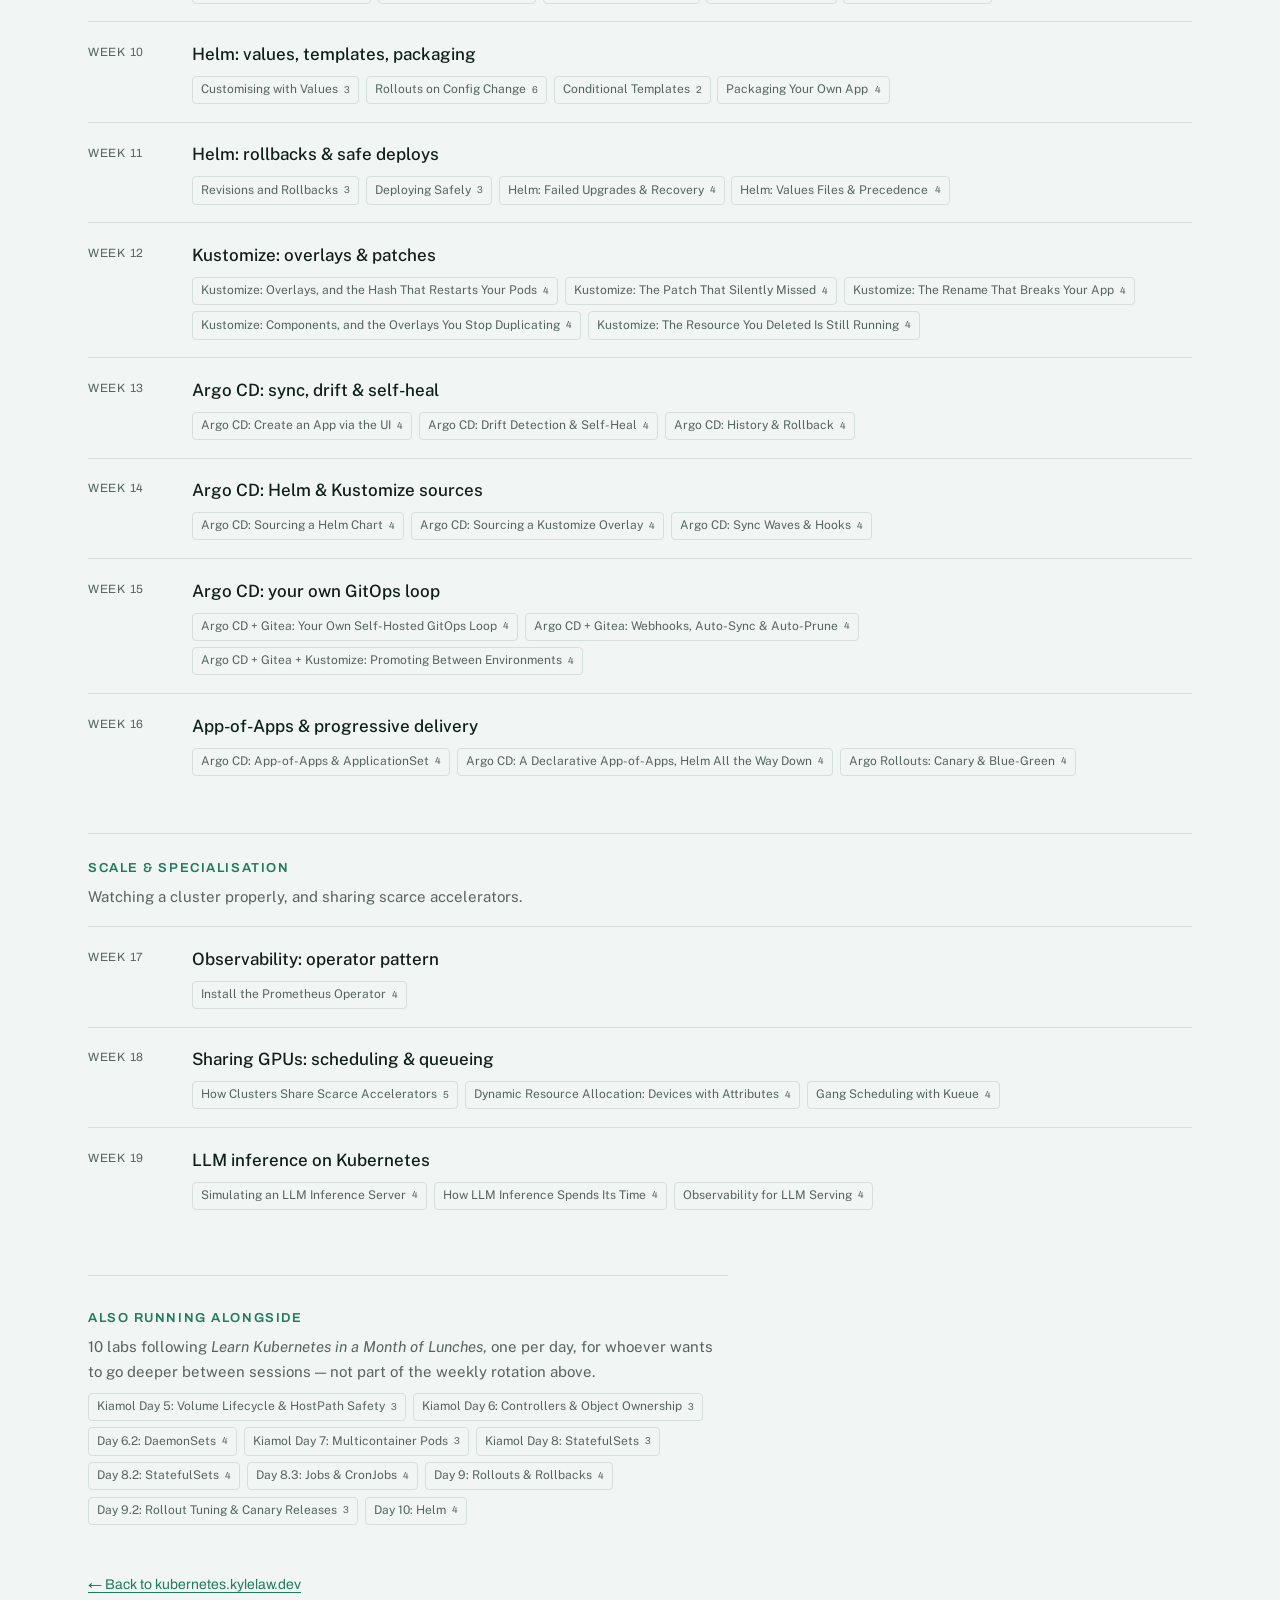
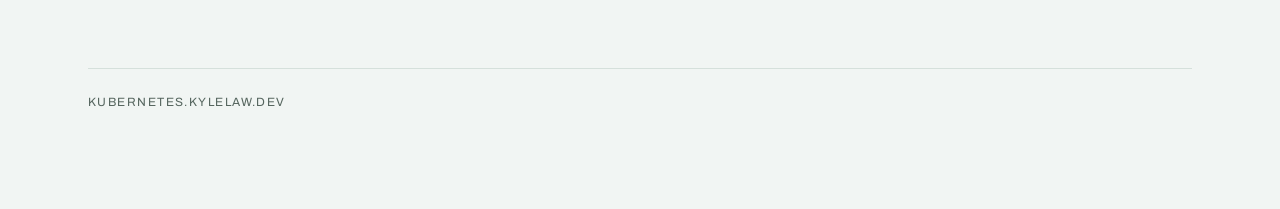
<file: plan/index.html>
<!doctype html>
<html lang="en">
<head>
<meta charset="utf-8">
<meta name="viewport" content="width=device-width, initial-scale=1">
<title>Curriculum — Kubernetes — Kyle Law</title>
<meta name="description" content="The full weekly Kubernetes curriculum — every topic, grounded in real hands-on labs, with no fixed end.">
<link rel="icon" href="/favicon.svg" type="image/svg+xml">
<link rel="canonical" href="https://kubernetes.kylelaw.dev/plan/">
<link rel="preconnect" href="https://fonts.googleapis.com">
<link rel="preconnect" href="https://fonts.gstatic.com" crossorigin>
<link rel="stylesheet" href="https://fonts.googleapis.com/css2?family=Archivo:wght@500;600;700&family=Public+Sans:wght@400;500&display=swap">
<link rel="stylesheet" href="/style.css">
</head>
<body>
<div class="wrap">

  <nav>
    <a href="https://kylelaw.dev/">home</a>
    <a href="https://blog.kylelaw.dev/">blog</a>
    <a href="https://kubernetes.kylelaw.dev/" aria-current="page">kubernetes</a>
  </nav>

  <p class="crumb"><a href="/">kubernetes.kylelaw.dev</a> / curriculum</p>

  <h1 class="page-title">The Curriculum</h1>
  <p class="lede curriculum-lede">Every weekly topic, grounded in the lab catalogue below rather than invented — 55 labs across 4 phases. There is no last week: when the list below runs out, the next session starts again from the top, picking up whatever has changed in Kubernetes since.</p>

  <div class="syllabus">
    <div class="phase"><h3 class="phase-name">Foundations</h3><p class="phase-blurb">The objects you touch every day, and what actually happens when they fail.</p></div>
    <div class="syl-row">
      <span class="syl-wk">Week 1</span>
      <div><span class="syl-title">Volumes &amp; persistent storage</span><div class="chips"><a class="chip" href="https://killercoda.com/kylelaw/scenario/volumes-basics">Kubernetes Volumes 1: Ephemeral &amp; Persistent Storage<span class="st">5</span></a><a class="chip" href="https://killercoda.com/kylelaw/scenario/volumes-dynamic">Kubernetes Volumes 2: Dynamic Provisioning, ConfigMaps &amp; Secrets<span class="st">6</span></a></div></div>
    </div>
    <div class="syl-row">
      <span class="syl-wk">Week 2</span>
      <div><span class="syl-title">Deployments, rollouts &amp; scheduling</span><div class="chips"><a class="chip" href="https://killercoda.com/kylelaw/scenario/deployments-and-jobs">Deployments: Rollouts, Rollbacks &amp; CronJobs<span class="st">3</span></a><a class="chip" href="https://killercoda.com/kylelaw/scenario/scheduling-constraints">Scheduling Constraints: nodeSelector, Taints &amp; Affinity<span class="st">3</span></a></div></div>
    </div>
    <div class="syl-row">
      <span class="syl-wk">Week 3</span>
      <div><span class="syl-title">Probes, and what each one does</span><div class="chips"><a class="chip" href="https://killercoda.com/kylelaw/scenario/readiness-and-safe-rollouts">Probes: Readiness Is What Makes a Rollout Safe<span class="st">4</span></a><a class="chip" href="https://killercoda.com/kylelaw/scenario/restart-remove-or-wait">Probes: Restart, Remove, or Wait<span class="st">4</span></a></div></div>
    </div>
    <div class="syl-row">
      <span class="syl-wk">Week 4</span>
      <div><span class="syl-title">Services, Ingress &amp; Gateway API</span><div class="chips"><a class="chip" href="https://killercoda.com/kylelaw/scenario/multi-port-services">Services: Named Ports, Multi-Port &amp; ExternalName<span class="st">3</span></a><a class="chip" href="https://killercoda.com/kylelaw/scenario/ingress-and-gateway-api">Ingress &amp; the Gateway API<span class="st">2</span></a><a class="chip" href="https://killercoda.com/kylelaw/scenario/network-traffic-kubernetes">Network Traffic Kubernetes<span class="st">2</span></a></div></div>
    </div>
    <div class="syl-row">
      <span class="syl-wk">Week 5</span>
      <div><span class="syl-title">NetworkPolicy: there is no deny</span><div class="chips"><a class="chip" href="https://killercoda.com/kylelaw/scenario/allow-only-and-default-deny">NetworkPolicy: There Is No Deny Rule<span class="st">4</span></a></div></div>
    </div>
    <div class="phase"><h3 class="phase-name">Operating a cluster</h3><p class="phase-blurb">Diagnosing a cluster you did not build, and keeping its control plane alive.</p></div>
    <div class="syl-row">
      <span class="syl-wk">Week 6</span>
      <div><span class="syl-title">Triage: pods, services &amp; DNS</span><div class="chips"><a class="chip" href="https://killercoda.com/kylelaw/scenario/pod-failures">Troubleshoot Pod &amp; Container Failures<span class="st">4</span></a><a class="chip" href="https://killercoda.com/kylelaw/scenario/services-dns">Troubleshoot Services &amp; DNS<span class="st">3</span></a><a class="chip" href="https://killercoda.com/kylelaw/scenario/resource-monitoring">Troubleshoot Resource Usage<span class="st">3</span></a></div></div>
    </div>
    <div class="syl-row">
      <span class="syl-wk">Week 7</span>
      <div><span class="syl-title">Triage: control plane, nodes, RBAC</span><div class="chips"><a class="chip" href="https://killercoda.com/kylelaw/scenario/control-plane">Troubleshoot Control Plane Components<span class="st">3</span></a><a class="chip" href="https://killercoda.com/kylelaw/scenario/node-level">Troubleshoot Node-Level Failures<span class="st">3</span></a><a class="chip" href="https://killercoda.com/kylelaw/scenario/rbac-auth">Troubleshoot RBAC &amp; Authorization<span class="st">3</span></a></div></div>
    </div>
    <div class="syl-row">
      <span class="syl-wk">Week 8</span>
      <div><span class="syl-title">etcd &amp; kubeadm maintenance</span><div class="chips"><a class="chip" href="https://killercoda.com/kylelaw/scenario/etcd-backup-restore">Back Up &amp; Restore etcd<span class="st">2</span></a><a class="chip" href="https://killercoda.com/kylelaw/scenario/kubeadm-maintenance">kubeadm Maintenance: RBAC, Certificates &amp; Tokens<span class="st">3</span></a></div></div>
    </div>
    <div class="phase"><h3 class="phase-name">Packaging &amp; delivery</h3><p class="phase-blurb">Getting the same manifests into many environments without hand-editing them.</p></div>
    <div class="syl-row">
      <span class="syl-wk">Week 9</span>
      <div><span class="syl-title">Helm: releases &amp; chart versions</span><div class="chips"><a class="chip" href="https://killercoda.com/kylelaw/scenario/getting-started">Getting Started with Helm<span class="st">2</span></a><a class="chip" href="https://killercoda.com/kylelaw/scenario/release-basics">Working with Releases<span class="st">3</span></a><a class="chip" href="https://killercoda.com/kylelaw/scenario/chart-versions">Finding Chart Versions<span class="st">2</span></a><a class="chip" href="https://killercoda.com/kylelaw/scenario/inspect-charts">Inspecting Charts<span class="st">2</span></a><a class="chip" href="https://killercoda.com/kylelaw/scenario/release-details">Inspecting a Release<span class="st">3</span></a></div></div>
    </div>
    <div class="syl-row">
      <span class="syl-wk">Week 10</span>
      <div><span class="syl-title">Helm: values, templates, packaging</span><div class="chips"><a class="chip" href="https://killercoda.com/kylelaw/scenario/values-and-overrides">Customising with Values<span class="st">3</span></a><a class="chip" href="https://killercoda.com/kylelaw/scenario/config-driven-rollouts">Rollouts on Config Change<span class="st">6</span></a><a class="chip" href="https://killercoda.com/kylelaw/scenario/template-conditionals">Conditional Templates<span class="st">2</span></a><a class="chip" href="https://killercoda.com/kylelaw/scenario/package-your-app">Packaging Your Own App<span class="st">4</span></a></div></div>
    </div>
    <div class="syl-row">
      <span class="syl-wk">Week 11</span>
      <div><span class="syl-title">Helm: rollbacks &amp; safe deploys</span><div class="chips"><a class="chip" href="https://killercoda.com/kylelaw/scenario/revisions-and-rollbacks">Revisions and Rollbacks<span class="st">3</span></a><a class="chip" href="https://killercoda.com/kylelaw/scenario/safe-deploys">Deploying Safely<span class="st">3</span></a><a class="chip" href="https://killercoda.com/kylelaw/scenario/helm-failed-upgrades">Helm: Failed Upgrades &amp; Recovery<span class="st">4</span></a><a class="chip" href="https://killercoda.com/kylelaw/scenario/helm-values-precedence">Helm: Values Files &amp; Precedence<span class="st">4</span></a></div></div>
    </div>
    <div class="syl-row">
      <span class="syl-wk">Week 12</span>
      <div><span class="syl-title">Kustomize: overlays &amp; patches</span><div class="chips"><a class="chip" href="https://killercoda.com/kylelaw/scenario/overlays-and-generated-config">Kustomize: Overlays, and the Hash That Restarts Your Pods<span class="st">4</span></a><a class="chip" href="https://killercoda.com/kylelaw/scenario/patches-that-miss">Kustomize: The Patch That Silently Missed<span class="st">4</span></a><a class="chip" href="https://killercoda.com/kylelaw/scenario/renames-and-references">Kustomize: The Rename That Breaks Your App<span class="st">4</span></a><a class="chip" href="https://killercoda.com/kylelaw/scenario/components-and-duplication">Kustomize: Components, and the Overlays You Stop Duplicating<span class="st">4</span></a><a class="chip" href="https://killercoda.com/kylelaw/scenario/orphans-and-pruning">Kustomize: The Resource You Deleted Is Still Running<span class="st">4</span></a></div></div>
    </div>
    <div class="syl-row">
      <span class="syl-wk">Week 13</span>
      <div><span class="syl-title">Argo CD: sync, drift &amp; self-heal</span><div class="chips"><a class="chip" href="https://killercoda.com/kylelaw/scenario/argocd-ui-solar-system">Argo CD: Create an App via the UI<span class="st">4</span></a><a class="chip" href="https://killercoda.com/kylelaw/scenario/argocd-drift-and-selfheal">Argo CD: Drift Detection &amp; Self-Heal<span class="st">4</span></a><a class="chip" href="https://killercoda.com/kylelaw/scenario/argocd-history-and-rollback">Argo CD: History &amp; Rollback<span class="st">4</span></a></div></div>
    </div>
    <div class="syl-row">
      <span class="syl-wk">Week 14</span>
      <div><span class="syl-title">Argo CD: Helm &amp; Kustomize sources</span><div class="chips"><a class="chip" href="https://killercoda.com/kylelaw/scenario/argocd-helm">Argo CD: Sourcing a Helm Chart<span class="st">4</span></a><a class="chip" href="https://killercoda.com/kylelaw/scenario/argocd-kustomize">Argo CD: Sourcing a Kustomize Overlay<span class="st">4</span></a><a class="chip" href="https://killercoda.com/kylelaw/scenario/argocd-sync-waves-and-hooks">Argo CD: Sync Waves &amp; Hooks<span class="st">4</span></a></div></div>
    </div>
    <div class="syl-row">
      <span class="syl-wk">Week 15</span>
      <div><span class="syl-title">Argo CD: your own GitOps loop</span><div class="chips"><a class="chip" href="https://killercoda.com/kylelaw/scenario/argocd-gitea-solar-system">Argo CD + Gitea: Your Own Self-Hosted GitOps Loop<span class="st">4</span></a><a class="chip" href="https://killercoda.com/kylelaw/scenario/argocd-gitea-webhook-autosync">Argo CD + Gitea: Webhooks, Auto-Sync &amp; Auto-Prune<span class="st">4</span></a><a class="chip" href="https://killercoda.com/kylelaw/scenario/argocd-gitea-kustomize-promotion">Argo CD + Gitea + Kustomize: Promoting Between Environments<span class="st">4</span></a></div></div>
    </div>
    <div class="syl-row">
      <span class="syl-wk">Week 16</span>
      <div><span class="syl-title">App-of-Apps &amp; progressive delivery</span><div class="chips"><a class="chip" href="https://killercoda.com/kylelaw/scenario/argocd-app-of-apps">Argo CD: App-of-Apps &amp; ApplicationSet<span class="st">4</span></a><a class="chip" href="https://killercoda.com/kylelaw/scenario/argocd-declarative-app-of-apps">Argo CD: A Declarative App-of-Apps, Helm All the Way Down<span class="st">4</span></a><a class="chip" href="https://killercoda.com/kylelaw/scenario/argo-rollouts-canary-and-bluegreen">Argo Rollouts: Canary &amp; Blue-Green<span class="st">4</span></a></div></div>
    </div>
    <div class="phase"><h3 class="phase-name">Scale &amp; specialisation</h3><p class="phase-blurb">Watching a cluster properly, and sharing scarce accelerators.</p></div>
    <div class="syl-row">
      <span class="syl-wk">Week 17</span>
      <div><span class="syl-title">Observability: operator pattern</span><div class="chips"><a class="chip" href="https://killercoda.com/kylelaw/scenario/prometheus-operator">Install the Prometheus Operator<span class="st">4</span></a></div></div>
    </div>
    <div class="syl-row">
      <span class="syl-wk">Week 18</span>
      <div><span class="syl-title">Sharing GPUs: scheduling &amp; queueing</span><div class="chips"><a class="chip" href="https://killercoda.com/kylelaw/scenario/gpu-scheduling">How Clusters Share Scarce Accelerators<span class="st">5</span></a><a class="chip" href="https://killercoda.com/kylelaw/scenario/dra-devices">Dynamic Resource Allocation: Devices with Attributes<span class="st">4</span></a><a class="chip" href="https://killercoda.com/kylelaw/scenario/gang-scheduling">Gang Scheduling with Kueue<span class="st">4</span></a></div></div>
    </div>
    <div class="syl-row">
      <span class="syl-wk">Week 19</span>
      <div><span class="syl-title">LLM inference on Kubernetes</span><div class="chips"><a class="chip" href="https://killercoda.com/kylelaw/scenario/inference-sim">Simulating an LLM Inference Server<span class="st">4</span></a><a class="chip" href="https://killercoda.com/kylelaw/scenario/inference-latency">How LLM Inference Spends Its Time<span class="st">4</span></a><a class="chip" href="https://killercoda.com/kylelaw/scenario/inference-observability">Observability for LLM Serving<span class="st">4</span></a></div></div>
    </div>
  </div>

  <div class="kiamol-track">
    <h3 class="phase-name">Also running alongside</h3>
    <p class="phase-blurb">10 labs following <em>Learn Kubernetes in a Month of Lunches</em>, one per day, for whoever wants to go deeper between sessions — not part of the weekly rotation above.</p>
    <div class="chips"><a class="chip" href="https://killercoda.com/kylelaw/scenario/day05-volume-lifecycle-and-safety">Kiamol Day 5: Volume Lifecycle &amp; HostPath Safety<span class="st">3</span></a><a class="chip" href="https://killercoda.com/kylelaw/scenario/day06-controllers-and-ownership">Kiamol Day 6: Controllers &amp; Object Ownership<span class="st">3</span></a><a class="chip" href="https://killercoda.com/kylelaw/scenario/day06.2-daemonsets">Day 6.2: DaemonSets<span class="st">4</span></a><a class="chip" href="https://killercoda.com/kylelaw/scenario/day07-multicontainer-pods">Kiamol Day 7: Multicontainer Pods<span class="st">3</span></a><a class="chip" href="https://killercoda.com/kylelaw/scenario/day08-statefulsets">Kiamol Day 8: StatefulSets<span class="st">3</span></a><a class="chip" href="https://killercoda.com/kylelaw/scenario/day08.2-statefulsets">Day 8.2: StatefulSets<span class="st">4</span></a><a class="chip" href="https://killercoda.com/kylelaw/scenario/day08.3-jobs">Day 8.3: Jobs &amp; CronJobs<span class="st">4</span></a><a class="chip" href="https://killercoda.com/kylelaw/scenario/day09-rollouts-rollbacks">Day 9: Rollouts &amp; Rollbacks<span class="st">4</span></a><a class="chip" href="https://killercoda.com/kylelaw/scenario/day09.2-rollout-tuning">Day 9.2: Rollout Tuning &amp; Canary Releases<span class="st">3</span></a><a class="chip" href="https://killercoda.com/kylelaw/scenario/day10-helm">Day 10: Helm<span class="st">4</span></a></div>
  </div>

  <p class="curriculum-back"><a href="/">&larr; Back to kubernetes.kylelaw.dev</a></p>

  <footer>kubernetes.kylelaw.dev</footer>

</div>
</body>
</html>
</file>
<file: style.css>
/* kubernetes.kylelaw.dev — this site's own design.
   Independent of the other kylelaw.dev sites by intent; nothing here is
   shared with the root or blog repos. */

:root {
  --ground: #f1f5f3;
  --surface: #ffffff;
  --ink: #0f1e1a;
  --muted: #55655e;
  --line: #d5e0db;
  --accent: #1f7a5f;
  --accent-soft: #d8ece3;
  --display: "Archivo", ui-sans-serif, -apple-system, BlinkMacSystemFont, "Segoe UI", Helvetica, Arial, sans-serif;
  --body: "Public Sans", ui-sans-serif, -apple-system, BlinkMacSystemFont, "Segoe UI", Helvetica, Arial, sans-serif;
}

@media (prefers-color-scheme: dark) {
  :root {
    --ground: #0a1210;
    --surface: #111b17;
    --ink: #e7efeb;
    --muted: #8ba59b;
    --line: #1e2c27;
    --accent: #55c69f;
    --accent-soft: #16302a;
  }
}

* { box-sizing: border-box; }

html { -webkit-text-size-adjust: 100%; }

body {
  margin: 0;
  background: var(--ground);
  color: var(--ink);
  font-family: var(--body);
  font-size: 17px;
  line-height: 1.65;
  -webkit-font-smoothing: antialiased;
}

.wrap {
  max-width: 74rem;
  margin: 0 auto;
  padding: 2.25rem 2.5rem 6rem;
}

/* ---- nav ---- */

nav {
  display: flex;
  flex-wrap: wrap;
  gap: 2rem;
  padding-bottom: 1.5rem;
  border-bottom: 1px solid var(--line);
  font-family: var(--display);
  font-size: 0.75rem;
  font-weight: 500;
  letter-spacing: 0.14em;
  text-transform: uppercase;
}

nav a {
  color: var(--muted);
  text-decoration: none;
  padding-bottom: 0.25rem;
  border-bottom: 2px solid transparent;
}

nav a:hover { color: var(--ink); }

nav a[aria-current="page"] {
  color: var(--ink);
  border-bottom-color: var(--accent);
}

nav a:focus-visible { outline: 2px solid var(--accent); outline-offset: 3px; }

/* ---- hero ---- */

.hero {
  display: grid;
  grid-template-columns: minmax(0, 1fr) auto;
  gap: 4rem;
  align-items: center;
  padding: 5rem 0 4.5rem;
  border-bottom: 1px solid var(--line);
}

.hero-text { min-width: 0; }

.hero-title {
  font-family: var(--display);
  font-weight: 600;
  letter-spacing: -0.025em;
  line-height: 1.1;
  margin: 0 0 1.25rem;
  /* JS fits this to one line; clamp is the no-JS fallback */
  font-size: clamp(1.5rem, 4.6vw, 2.75rem);
  display: flex;
  flex-wrap: nowrap;
  align-items: baseline;
  gap: 0 0.3em;
  white-space: nowrap;
}

.lede {
  color: var(--muted);
  margin: 0;
  font-size: 1.0625rem;
  max-width: 34rem;
}

/* ---- portrait ---- */

.hero-portrait {
  width: 260px;
  height: 260px;
  border-radius: 14px;
  overflow: hidden;
  background: var(--surface);
  border: 2px dashed var(--line);   /* dashed = placeholder; drop when the real photo lands */
  display: grid;
  place-items: center;
}

.hero-portrait img {
  width: 100%;
  height: 100%;
  object-fit: cover;
  display: block;
}

/* ---- body ---- */

.prose { max-width: 36rem; padding-top: 3.5rem; }

h1 {
  font-family: var(--display);
  font-size: clamp(1.5rem, 3.2vw, 2rem);
  font-weight: 600;
  letter-spacing: -0.02em;
  line-height: 1.2;
  margin: 3.5rem 0 1rem;
}

h2 {
  font-family: var(--display);
  font-size: 0.8125rem;
  font-weight: 600;
  letter-spacing: 0.12em;
  text-transform: uppercase;
  color: var(--muted);
  margin: 0 0 0.75rem;
}

p { margin: 0 0 1.25rem; }

a { color: var(--accent); text-underline-offset: 0.2em; }

a:focus-visible,
:focus-visible { outline: 2px solid var(--accent); outline-offset: 3px; }

::selection { background: var(--accent-soft); color: var(--ink); }

img { max-width: 100%; }

footer {
  margin-top: 4.5rem;
  padding-top: 1.5rem;
  border-top: 1px solid var(--line);
  color: var(--muted);
  font-family: var(--display);
  font-size: 0.75rem;
  letter-spacing: 0.12em;
  text-transform: uppercase;
}

/* ---- rotating headline ---- */

.rot {
  position: relative;
  display: inline-block;
  vertical-align: baseline;
  overflow: hidden;
  white-space: nowrap;
  padding-bottom: 0.2em;
  color: var(--accent);
  transition: width 420ms cubic-bezier(.22, 1, .36, 1);
}

.rot .word {
  display: inline-block;
  white-space: nowrap;
  transition: transform 460ms cubic-bezier(.22, 1, .36, 1), opacity 300ms ease;
}

.rot .word:not(.is-current) { position: absolute; left: 0; top: 0; pointer-events: none; }

.rot .word.enter { transform: translateY(0);       opacity: 1; }
.rot .word.from  { transform: translateY(0.95em);  opacity: 0; }
.rot .word.exit  { transform: translateY(-0.95em); opacity: 0; }

.rot .kw { position: relative; display: inline-block; }

.rot .kw::after {
  content: "";
  position: absolute;
  left: 0; right: 0; bottom: -0.16em;
  height: 0.055em;
  background: currentColor;
  transform: scaleX(0);
  transform-origin: 0 50%;
  transition: transform 520ms cubic-bezier(.22, 1, .36, 1);
}

.rot .word.enter .kw::after { transform: scaleX(1); transition-delay: 240ms; }
.rot .word.exit  .kw::after { transition-duration: 150ms; }

/* ---- narrow screens ---- */

@media (max-width: 60rem) {
  .wrap { padding: 2rem 1.5rem 4rem; }
  .hero {
    /* minmax(0, …) not 1fr — a bare 1fr floors at min-content, and with a
       nowrap headline that is the full line width, which overflows. */
    grid-template-columns: minmax(0, 1fr);
    gap: 2.5rem;
    padding: 3rem 0 2.5rem;
  }
  .hero-portrait { width: 168px; height: 168px; order: -1; }
}

@media (prefers-reduced-motion: reduce) {
  .rot, .rot .word, .rot .kw::after {
    transition-duration: 1ms !important;
    transition-delay: 0ms !important;
  }
}

/* ---- hands-on labs ---- */

.labs { padding-top: 4rem; }

.labs-intro {
  color: var(--muted);
  max-width: 36rem;
  margin: 0 0 1rem;
}

.lab-group { margin-top: 2.75rem; }

.lab-group-title {
  display: flex;
  align-items: baseline;
  gap: 0.65rem;
  font-family: var(--display);
  font-size: 0.8125rem;
  font-weight: 600;
  letter-spacing: 0.12em;
  text-transform: uppercase;
  color: var(--ink);
  margin: 0 0 0.25rem;
}

.lab-count {
  font-size: 0.6875rem;
  letter-spacing: 0.06em;
  color: var(--accent);
  background: var(--accent-soft);
  border-radius: 3px;
  padding: 0.1rem 0.4rem;
}

.lab-list {
  list-style: none;
  margin: 0;
  padding: 0;
  display: grid;
  grid-template-columns: repeat(auto-fill, minmax(21rem, 1fr));
  gap: 0 2.5rem;
}

.lab-list li { border-top: 1px solid var(--line); }

.lab-list a {
  display: grid;
  grid-template-columns: 1fr auto;
  gap: 0.15rem 1rem;
  padding: 0.95rem 0;
  text-decoration: none;
  color: var(--ink);
}

.lab-list a:hover .lab-title { color: var(--accent); }

.lab-title {
  font-weight: 500;
  line-height: 1.35;
  font-size: 0.9375rem;
}

.lab-steps {
  font-family: var(--display);
  font-size: 0.6875rem;
  letter-spacing: 0.08em;
  text-transform: uppercase;
  color: var(--muted);
  white-space: nowrap;
  padding-top: 0.2rem;
}

.lab-desc {
  grid-column: 1 / -1;
  color: var(--muted);
  font-size: 0.8125rem;
  line-height: 1.5;
  display: -webkit-box;
  -webkit-line-clamp: 2;
  -webkit-box-orient: vertical;
  overflow: hidden;
}

/* ---- weekly meeting ---- */

.weekly { padding-top: 4.5rem; }

.weekly-intro {
  color: var(--muted);
  max-width: 36rem;
  margin: 0 0 1.75rem;
}

.spot-card {
  background: var(--surface);
  border: 1px solid var(--accent);
  border-radius: 10px;
  padding: 1.75rem 2rem;
  max-width: 40rem;
}

.spot-kicker {
  font-family: var(--display);
  font-size: 0.6875rem;
  font-weight: 600;
  letter-spacing: 0.12em;
  text-transform: uppercase;
  color: var(--accent);
}

.spot-title {
  font-family: var(--display);
  font-size: 1.375rem;
  font-weight: 600;
  letter-spacing: -0.015em;
  margin: 0.5rem 0 0.9rem;
  line-height: 1.3;
}

.spot-meta {
  margin: 1.1rem 0 0;
  color: var(--muted);
  font-size: 0.8125rem;
}

.tbc {
  background: var(--accent-soft);
  color: var(--accent);
  border-radius: 3px;
  padding: 0.1rem 0.4rem;
  font-size: 0.75rem;
}

.upnext { max-width: 40rem; margin-top: 1.75rem; }

.upnext-h {
  font-family: var(--display);
  font-size: 0.6875rem;
  font-weight: 600;
  letter-spacing: 0.12em;
  text-transform: uppercase;
  color: var(--muted);
  margin: 0 0 0.25rem;
}

.up-row {
  display: flex;
  justify-content: space-between;
  gap: 1rem;
  padding: 0.7rem 0;
  border-top: 1px solid var(--line);
  font-size: 0.9375rem;
}

.up-n {
  font-family: var(--display);
  font-size: 0.6875rem;
  letter-spacing: 0.06em;
  text-transform: uppercase;
  color: var(--muted);
  white-space: nowrap;
  padding-top: 0.15rem;
}

.see-plan {
  display: inline-block;
  margin-top: 1.5rem;
  font-family: var(--display);
  font-size: 0.8125rem;
  font-weight: 500;
  text-decoration: none;
}

.see-plan:hover { text-decoration: underline; }

.chips {
  display: flex;
  flex-wrap: wrap;
  gap: 0.4rem;
  margin-top: 0.5rem;
}

.chip {
  display: inline-flex;
  align-items: center;
  gap: 0.4rem;
  font-size: 0.75rem;
  text-decoration: none;
  color: var(--muted);
  background: var(--ground);
  border: 1px solid var(--line);
  border-radius: 4px;
  padding: 0.2rem 0.5rem;
}

.chip:hover { border-color: var(--accent); color: var(--ink); }

.chip .st {
  font-family: var(--display);
  font-size: 0.625rem;
  color: var(--muted);
}

/* ---- curriculum page ---- */

.crumb {
  font-family: var(--display);
  font-size: 0.75rem;
  letter-spacing: 0.06em;
  color: var(--muted);
  margin: 2.25rem 0 1.5rem;
}

.crumb a { color: var(--muted); }
.crumb a:hover { color: var(--accent); }

.page-title {
  font-family: var(--display);
  font-size: clamp(1.6rem, 4vw, 2.25rem);
  font-weight: 600;
  letter-spacing: -0.02em;
  margin: 0 0 0.9rem;
}

.curriculum-lede { max-width: 42rem; margin-bottom: 3rem; }

.syllabus { display: flex; flex-direction: column; }

.phase {
  margin: 2.5rem 0 1rem;
  padding-top: 1.5rem;
  border-top: 1px solid var(--line);
}

.phase:first-child { border-top: none; padding-top: 0; margin-top: 0; }

.phase-name {
  font-family: var(--display);
  font-size: 0.8125rem;
  font-weight: 600;
  letter-spacing: 0.12em;
  text-transform: uppercase;
  color: var(--accent);
  margin: 0 0 0.35rem;
}

.phase-blurb {
  color: var(--muted);
  font-size: 0.9375rem;
  max-width: 40rem;
  margin: 0;
}

.syl-row {
  display: grid;
  grid-template-columns: 5.5rem 1fr;
  gap: 1rem;
  padding: 1.1rem 0;
  border-top: 1px solid var(--line);
}

.syl-wk {
  font-family: var(--display);
  font-size: 0.75rem;
  letter-spacing: 0.06em;
  text-transform: uppercase;
  color: var(--muted);
  padding-top: 0.2rem;
}

.syl-title { font-weight: 500; font-size: 1.0625rem; }

.kiamol-track {
  margin-top: 3rem;
  padding-top: 2rem;
  border-top: 1px solid var(--line);
  max-width: 40rem;
}

.curriculum-back {
  margin-top: 3rem;
  font-family: var(--display);
  font-size: 0.875rem;
}

@media (max-width: 40rem) {
  .syl-row { grid-template-columns: 1fr; gap: 0.35rem; }
}
</file>
